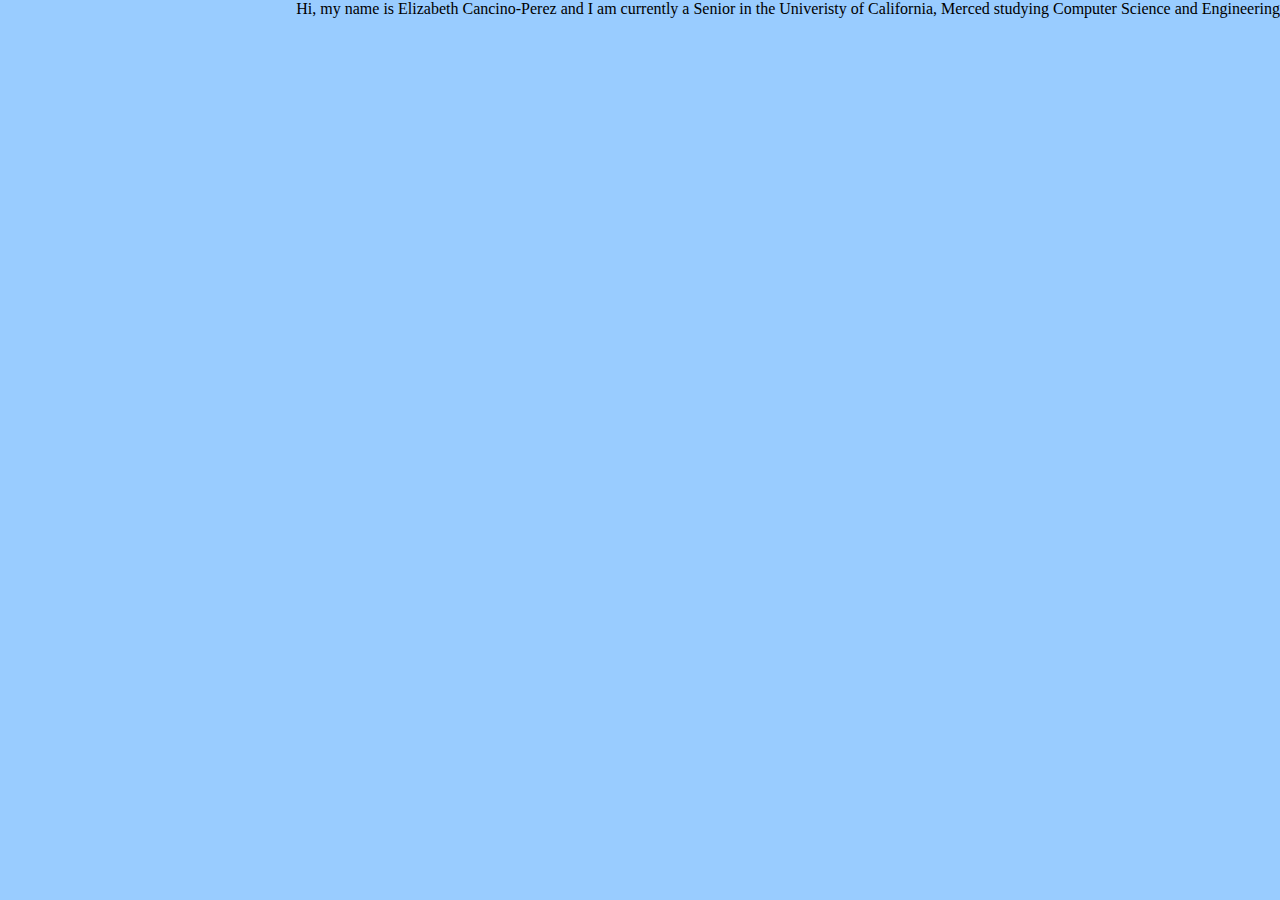
<file: Website/About.html>
<!DOCTYPE html>
<html>
<head>
	<title>About </title>

	<link href = "css/styles.css" rel = "stylesheet" type = "text/css" >
</head>
<style>
	.para
	{
		text-align: right;
		float: right;
	}
</style>
<body bgcolor = "#99ccff">
	<p class = "para"> Hi, my name is Elizabeth Cancino-Perez and I am currently a Senior in the Univeristy of California, Merced studying Computer Science and Engineering </p>

</body>
</html>
</file>
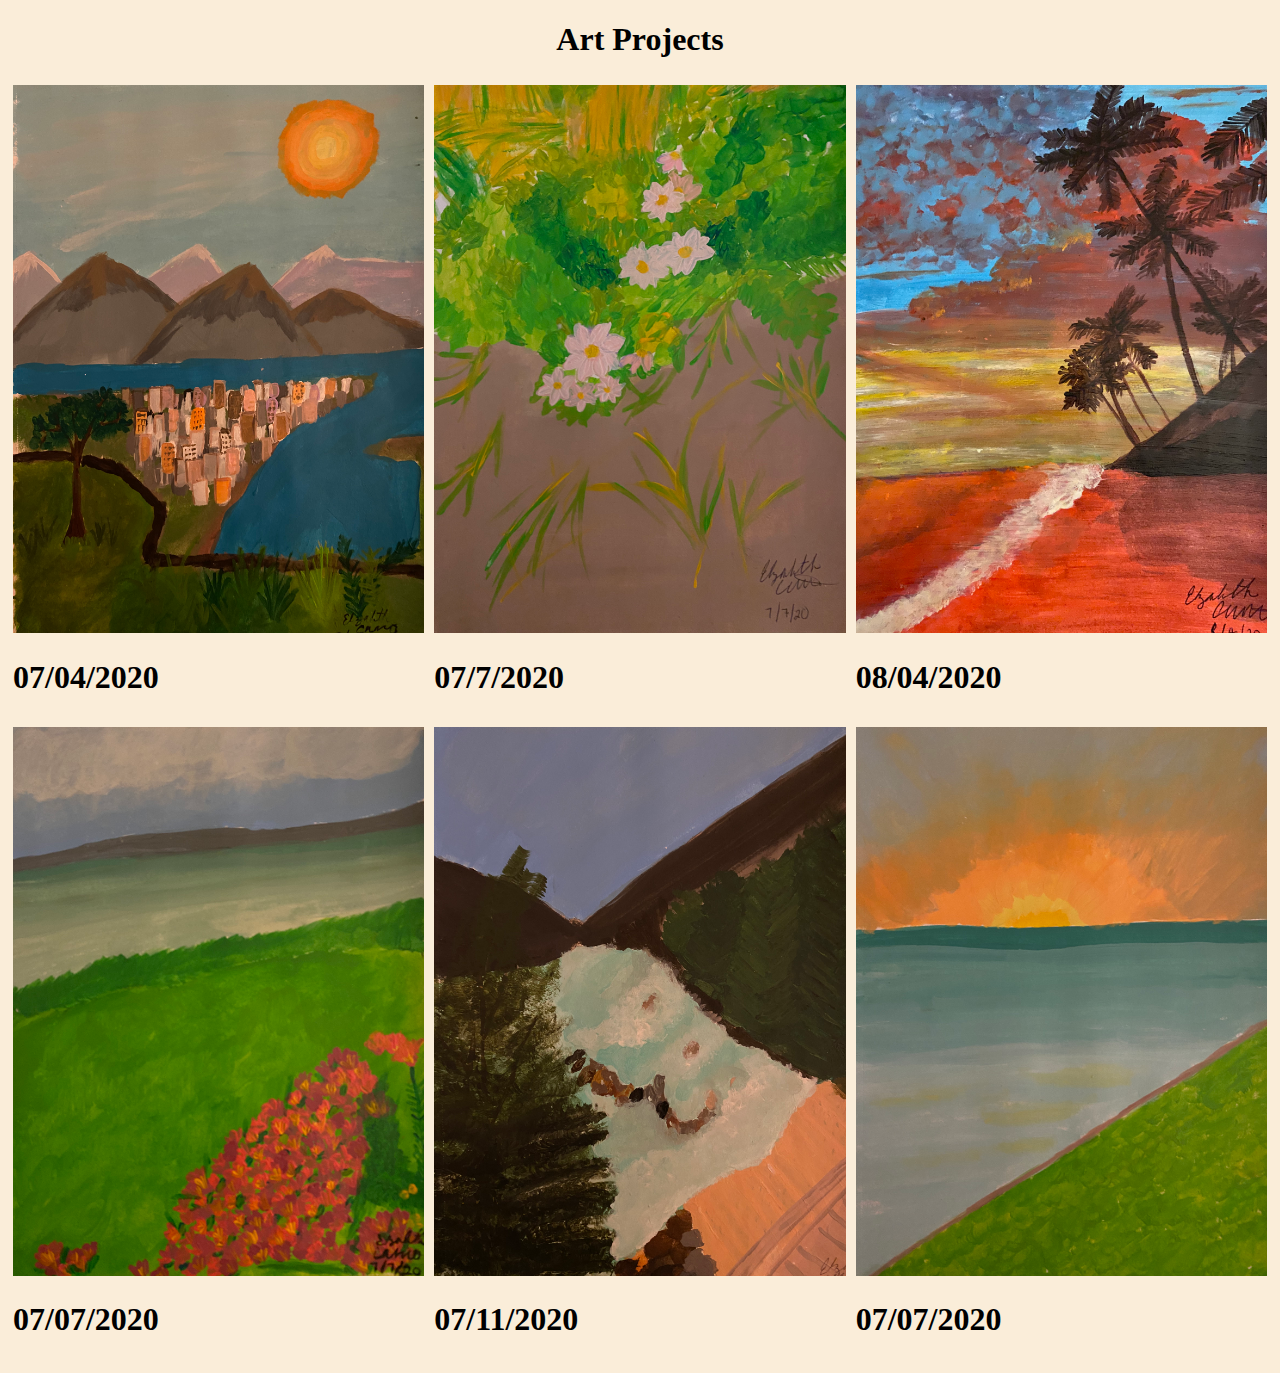
<file: Website/ArtProjects.html>
<!DOCTYPE html>
<html>
<head>
	<title> Projects </title>
</head>
<body bgcolor = #FAEDD9>


<center><font = color = "#00000" ><h1> Art Projects </h1></font></center>
<style>
.row {
  display: flex;
}

.column {
  flex: 33.33%;
  padding: 5px;
}

</style>
<div class="row">
  <div class="column">
    <img src="images/Art/IMG_4807.jpeg" alt="Snow" style="width:100%"> <h1> 07/04/2020 </h1>

  </div>
  <div class="column">
    <img src="images/Art/IMG_4808.jpeg" alt="Forest" style="width:100%" > <h1> 07/7/2020</h1>
  </div>
  <div class="column">
    <img src="images/Art/IMG_4812.jpeg" alt="Mountains" style="width:100%"> <h1> 08/04/2020</h1>
  </div>
</div>

<div class="row">
  <div class="column">
    <img src="images/Art/IMG_4809.jpeg" alt="Snow" style="width:100%"><h1> 07/07/2020</h1>
  </div>
  <div class="column">
    <img src="images/Art/IMG_4811.jpeg" alt="Forest" style="width:100%"><h1> 07/11/2020</h1>
  </div>
  <div class="column">
    <img src="images/Art/IMG_4810.jpeg" alt="Mountains" style="width:100%"><h1> 07/07/2020</h1>
  </div>
</div>



<body>

</body>
</html>
</file>
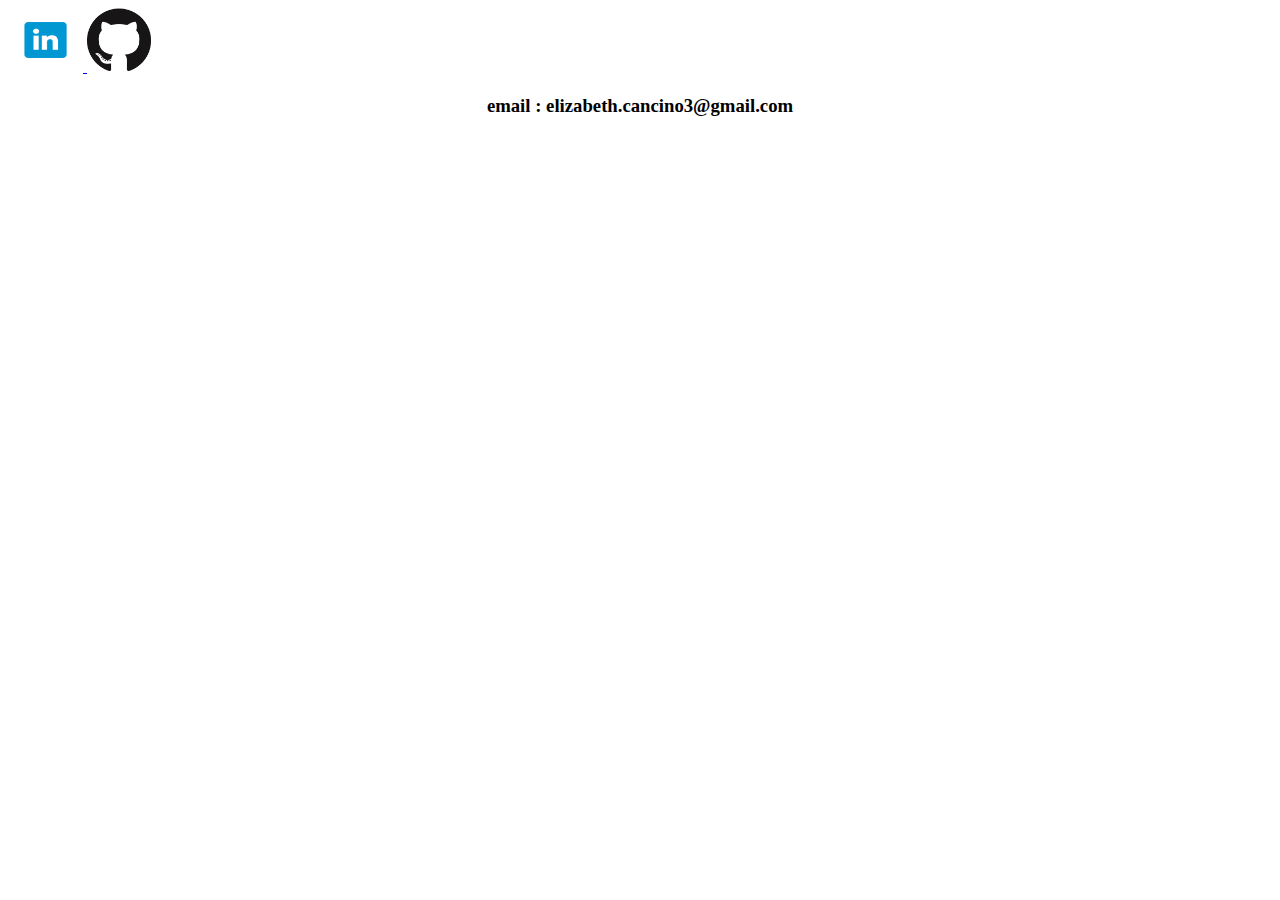
<file: Website/Contact.html>
<!DOCTYPE html>
<html>
<head>
	<title>Contact</title>


</head>
<body>
	<div class = "icons">
	<a href = https://www.linkedin.com/in/elizabeth-cancino-perez-85bb9b178/ > <img src = "images/Linkedin-Png.png"  width="75" height="64" />  </a >

	<a href = https://github.com/ECP2020 > <img src = "images/GitHub.png"  width="64" height="64" />  </a >

</div>

<center><h3> email : elizabeth.cancino3@gmail.com <h3></center>

</body>
</html>
</file>
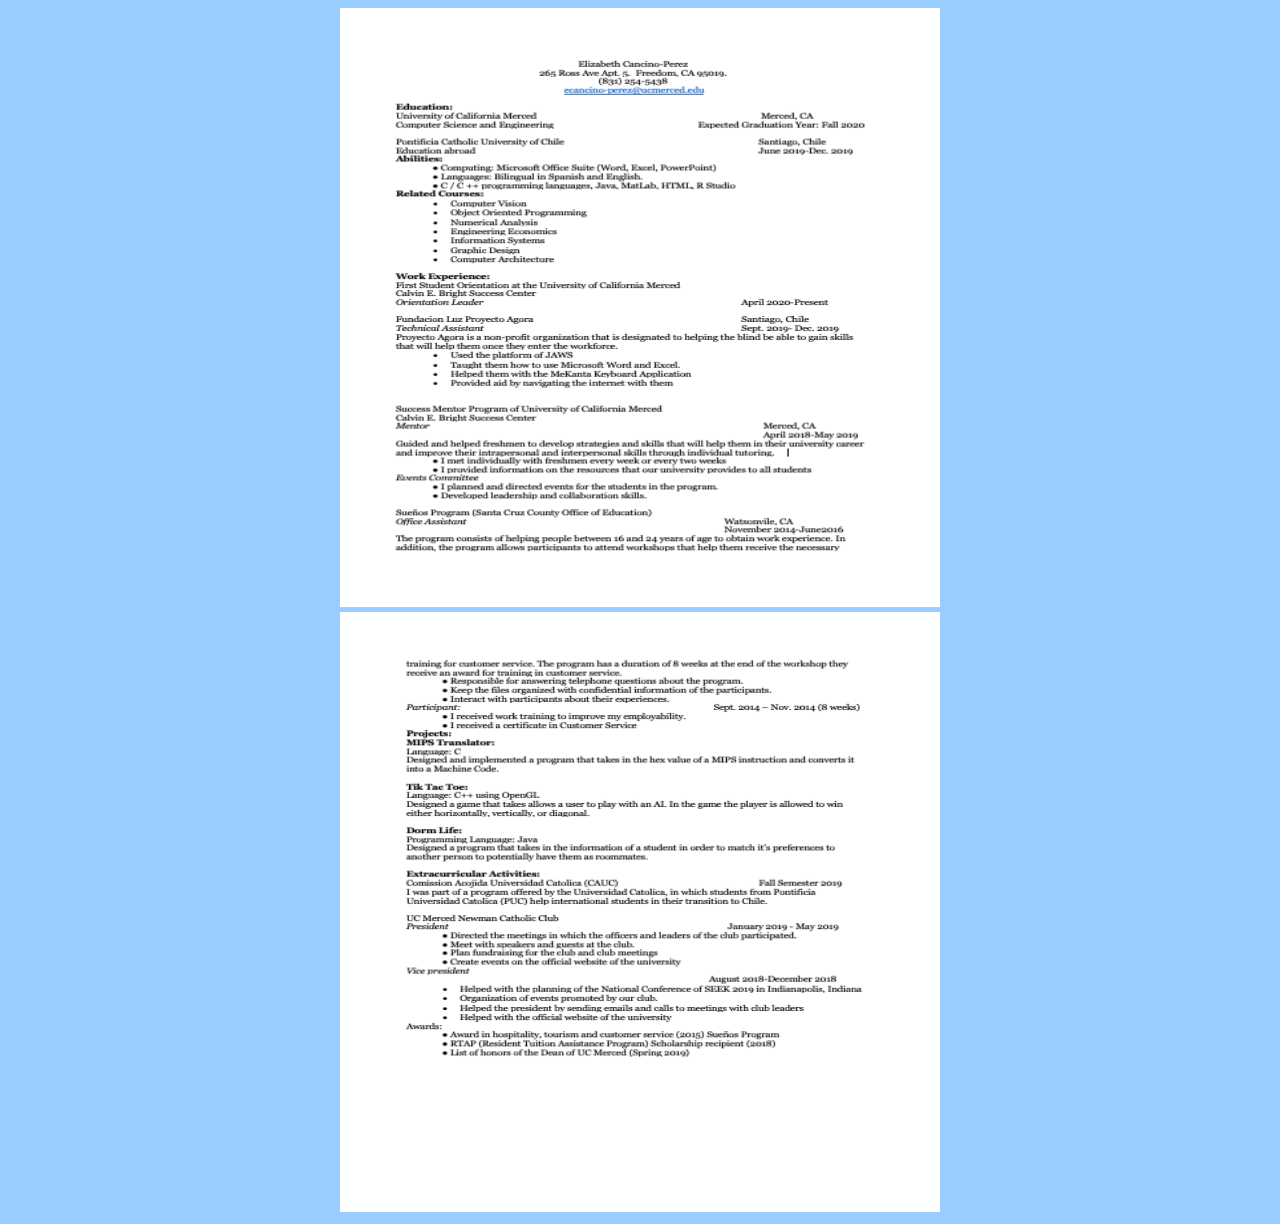
<file: Website/Resume.html>
<!DOCTYPE html>
<html>
<head>
	<title>Resume</title>
</head>
<body bgcolor="#99ccff">

<center><img src = "images/r1.jpg" alt = "Project Inc" width = "600" height = "600" class = "background"></center>

<center><img src = "images/r2.jpg" alt = "Project Inc" width = "600" height = "600" class = "background"></center>


</body>
</html>
</file>
<file: Website/css/styles.css>
*{
		margin: 0;
		padding: 0;
		font-family: cursive;
		box-sizing: border-box;
	}

.column
{
  float: left;
  width: 33.33%;
  padding: 5px;

}
.row::after
{
  content: "";
  display:table;
  clear: both;
}

.column_1
{
  float: left;
  width: 50%;
  padding: 5px;

}
.row_1::after
{
  content: "";
  display:table;
  clear: both;
}

header

	{
			height: 100vh;
			background-color: "#99ccff";
			background-size: cover;
			background-position: center;
			background-attachment: fixed;
			font-family: calibri;
		}
		.content
		{
			background: black;
			width: 50%;
			padding: 110px;
			margin: 100px auto;
		}
	ul
	{
		float:right;
		list-style: none;

	}

	ul li
	{
		display: inline-block;
		opacity: .8;
	}
	ul li a 
	{
		text-decoration: none;
		color: #000;
		padding: 5px 40px;
		border: 1px solid #000;
		
	}
ul li a:hover
{
  background-color: white;
}

.Click
{
    text-decoration: none;
		color: #000;
		padding: 5px 40px;
		border: 1px solid #000;
		display: inline-block;
  
}


.hide {
  display: none;
}
    
.Click:hover + .hide {
  display: block;
  background-color: #FAEDD9;
  width: 300px;
  padding: 50px;
  margin: 20px;
  border-radius: 5px;
}
.icons
{
  position: absolute;
  top: 90px;
  right: 16px;
  font-size: 18px;
}


.quote
{
  position: absolute;
  top: 400px;
  right: 450px;
  left: 50px;
  font-size: 30px;
}
#Projects 
{
  background-color: #5b4221;
  
}
#About
{
  background-color: #FFFFFF;
  
}

#Art
{
    background-color: #ffffff;
}
#Graphic_Design
{
   background-color:#5b4221;
}
#Photography
{
   background-color: #FFFFFF;
}
#Contact
{
  background-color: #5b4221;
  
}
.white-text {
    color: white;
}
</file>
